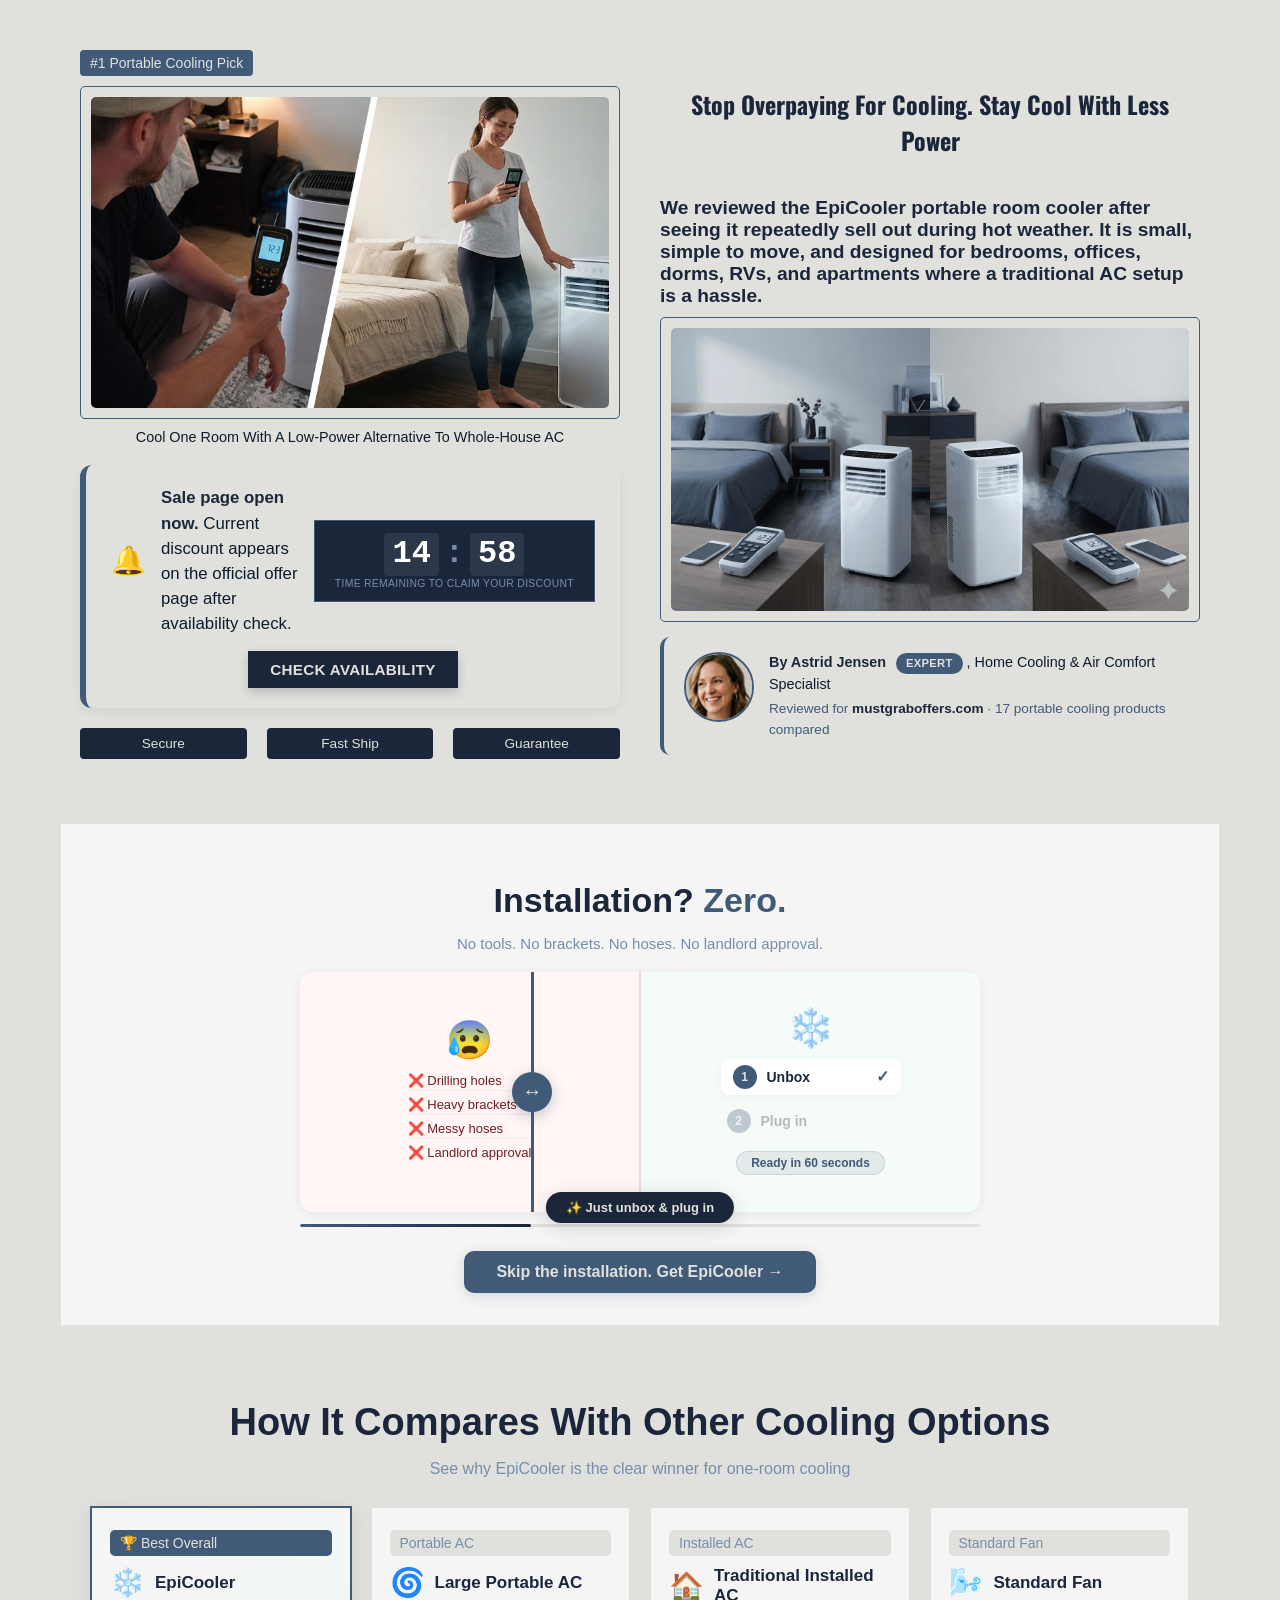
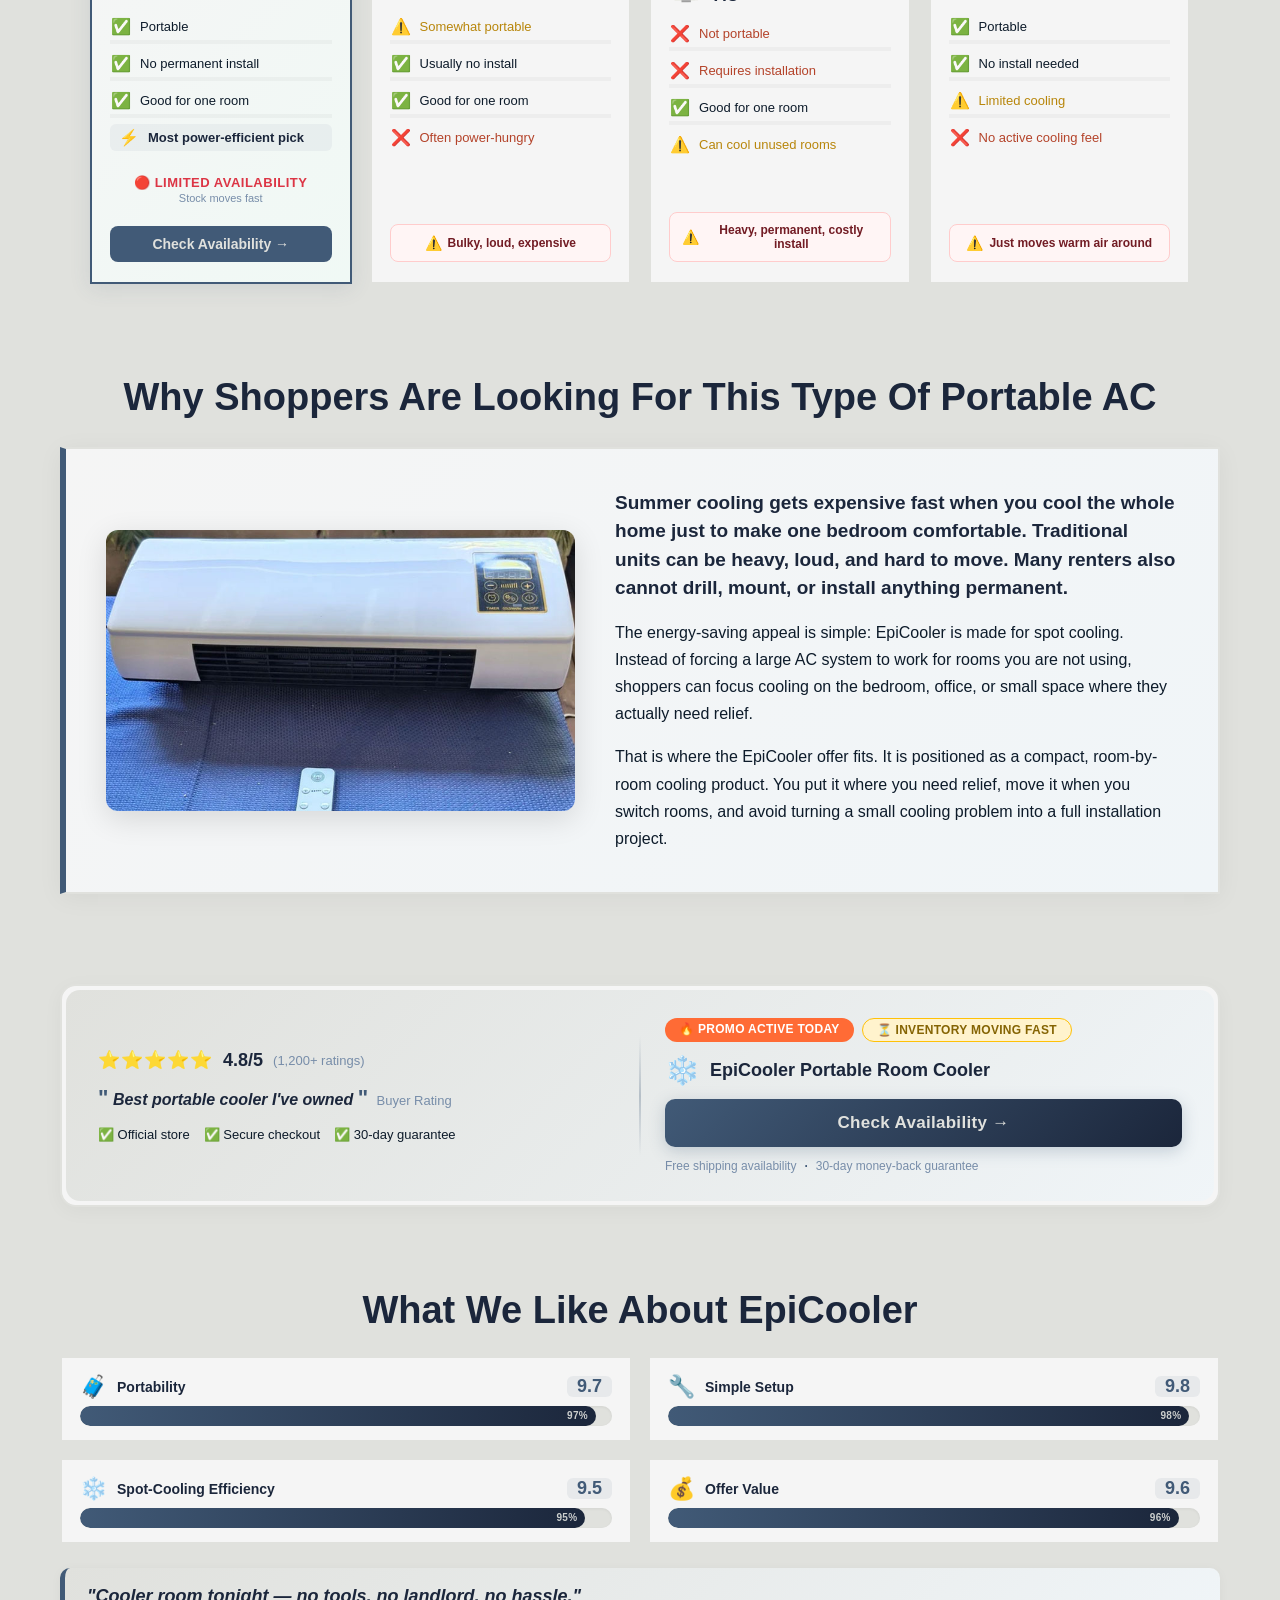
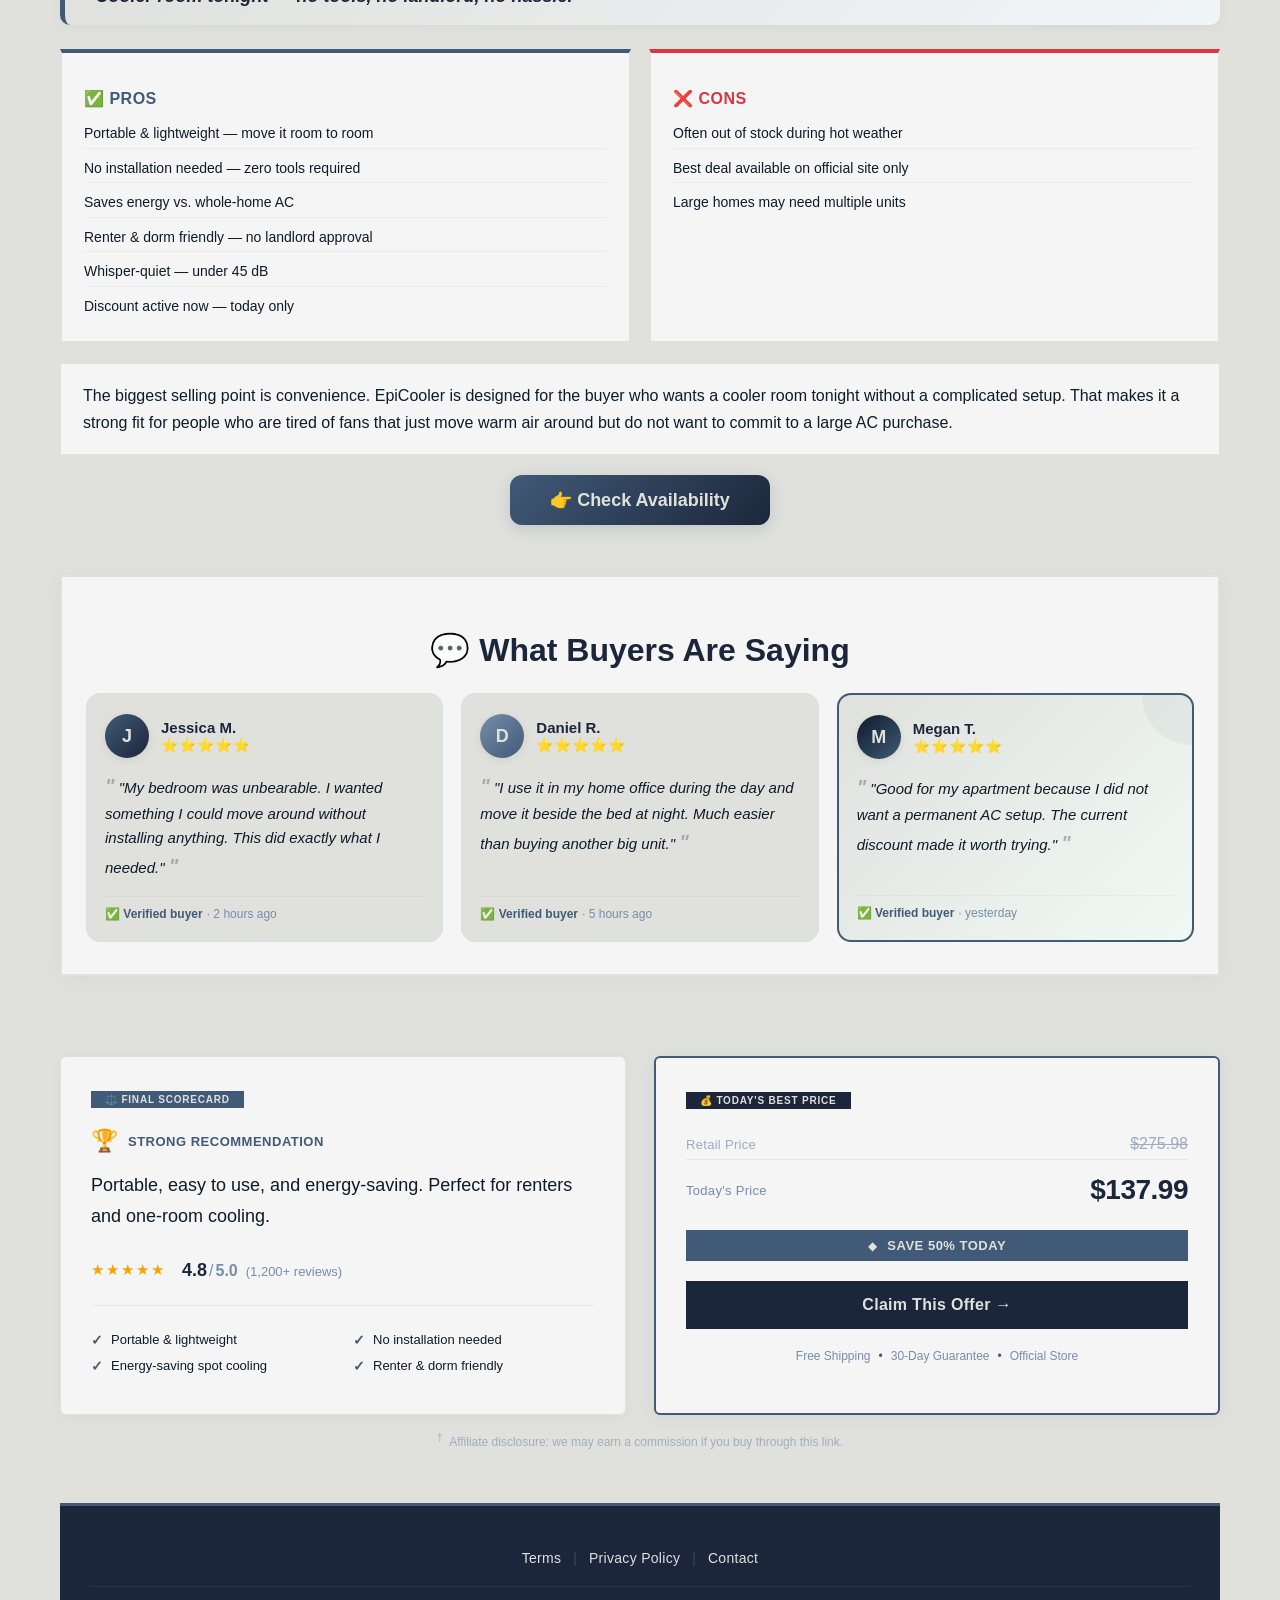
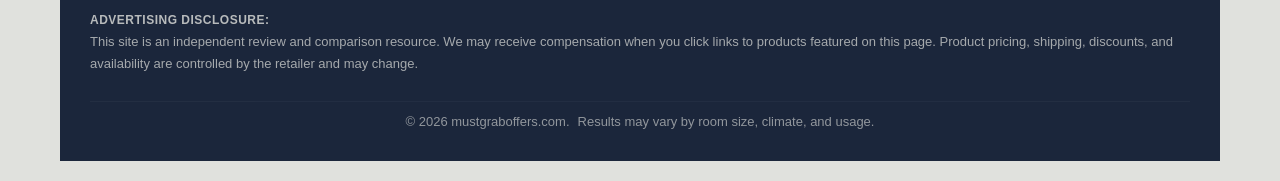
<file: index.html>
<!DOCTYPE html>
<html lang="en">

<head>
  <meta charset="UTF-8" />
  <meta name="viewport" content="width=device-width, initial-scale=1.0" />
  <link rel="preconnect" href="https://fonts.googleapis.com" />
  <link rel="preconnect" href="https://fonts.gstatic.com" crossorigin />
  <link href="https://fonts.googleapis.com/css2?family=Oswald:wght@200..700&display=swap" rel="stylesheet" />
  <link rel="stylesheet" href="style.css" />
  <title>Portable Ac</title>
</head>

<body>
  <div class="pagecontainer">
    <div class="section-container">
      <div class="hero">
        <div class="leftside-holder">
          <div class="badge">#1 Portable Cooling Pick</div>
          <div class="img-container">
            <img src="imgs/hero.jpg" alt="" />
          </div>
          <div class="img-des">
            Cool One Room With A Low-Power Alternative To Whole-House AC
          </div>
          <div class="note">
            <div class="note-left">
              <div class="note-icon">🔔</div>
              <div class="note-text">
                <strong>Sale page open now.</strong>
                Current discount appears on the official offer page after
                availability check.
              </div>
            </div>
            <div class="timer-wrapper">
              <div class="timer-display" id="discountTimer">
                <span id="minutes">15</span>
                <span class="timer-colon">:</span>
                <span id="seconds">00</span>
              </div>
              <div class="timer-label">
                Time remaining to claim your discount
              </div>
            </div>
            <div class="note-right">
              <span class="availability-tag availability-attention">
                <a href="quiz.html">Check Availability</a>
              </span>
            </div>
          </div>
          <div class="features-list">
            <div class="feature-item">Secure</div>
            <div class="feature-item">Fast Ship</div>
            <div class="feature-item">Guarantee</div>
          </div>
        </div>
        <div class="rightside-holder">
          <h1>Stop Overpaying For Cooling. Stay Cool With Less Power</h1>
          <h3>
            We reviewed the EpiCooler portable room cooler after seeing it
            repeatedly sell out during hot weather. It is small, simple to
            move, and designed for bedrooms, offices, dorms, RVs, and
            apartments where a traditional AC setup is a hassle.
          </h3>
          <div class="img-container">
            <img src="imgs/heroai.png" alt="EpiCooler Portable Room Cooler" />
          </div>
          <div class="author-section">
            <div class="author-content">
              <div class="author-image">
                <img src="imgs/author.png" alt="Astrid Jensen" />
              </div>
              <div class="author-text">
                <span class="author-name">By Astrid Jensen</span>
                <span class="author-badge">Expert</span>
                <span>, Home Cooling & Air Comfort Specialist</span>
                <span class="author-review">
                  Reviewed for <strong>mustgraboffers.com</strong> · 17
                  portable cooling products compared
                </span>
              </div>
            </div>
          </div>
        </div>
      </div>
    </div>
    <div class="normalsection">
      <!-- ============================ SWIPE-TO-INSTALL DEMO (MINIMALIST) ============================ -->
      <div class="section-container">
        <div class="swipe-demo-minimal">
          <h2 class="swipe-title-minimal">
            Installation? <span class="highlight">Zero.</span>
          </h2>
          <p class="swipe-subtitle-minimal">
            No tools. No brackets. No hoses. No landlord approval.
          </p>

          <div class="swipe-container-minimal">
            <div class="swipe-track" id="swipeTrack">
              <!-- Stress Side -->
              <div class="swipe-card swipe-stress-minimal">
                <div class="swipe-icon-large">😰</div>
                <div class="swipe-list">
                  <span>❌ Drilling holes</span>
                  <span>❌ Heavy brackets</span>
                  <span>❌ Messy hoses</span>
                  <span>❌ Landlord approval</span>
                </div>
              </div>

              <!-- Divider -->
              <div class="swipe-divider-minimal" id="swipeDividerMinimal">
                <div class="swipe-handle-minimal" id="swipeHandleMinimal">
                  <span>↔</span>
                </div>
              </div>

              <!-- Relief Side -->
              <div class="swipe-card swipe-relief-minimal">
                <div class="swipe-icon-large">❄️</div>
                <div class="swipe-steps-minimal">
                  <div class="step-minimal" id="step1Minimal">
                    <span class="step-num">1</span>
                    <span class="step-label">Unbox</span>
                    <span class="step-check">✓</span>
                  </div>
                  <div class="step-minimal" id="step2Minimal">
                    <span class="step-num">2</span>
                    <span class="step-label">Plug in</span>
                    <span class="step-check">✓</span>
                  </div>
                </div>
                <div class="swipe-tag">Ready in 60 seconds</div>
              </div>
            </div>

            <!-- Progress -->
            <div class="swipe-progress-minimal">
              <div class="swipe-bar-minimal" id="swipeBarMinimal"></div>
            </div>

            <!-- Popup -->
            <div class="swipe-popup-minimal" id="swipePopupMinimal">
              <span id="popupTextMinimal">✨ Just unbox & plug in</span>
            </div>
          </div>

          <div class="swipe-cta-minimal">
            <a href="quiz.html" class="cta-minimal">
              Skip the installation. Get EpiCooler →
            </a>
          </div>
        </div>
      </div>
    </div>
    <div class="normalsection">
      <!-- ============================ SPEC SHEET SHOWDOWN ============================ -->
      <div class="section-container">
        <h2 class="spec-title">How It Compares With Other Cooling Options</h2>
        <p class="spec-subtitle">
          See why EpiCooler is the clear winner for one-room cooling
        </p>

        <div class="spec-grid">
          <!-- EpiCooler Card -->
          <div class="spec-card spec-winner">
            <div class="spec-badge winner-badge">🏆 Best Overall</div>
            <div class="spec-product">
              <span class="spec-icon">❄️</span>
              <span class="spec-name">EpiCooler</span>
            </div>

            <div class="spec-features">
              <div class="spec-feature">
                <span class="spec-check">✅</span>
                <span>Portable</span>
              </div>
              <div class="spec-feature">
                <span class="spec-check">✅</span>
                <span>No permanent install</span>
              </div>
              <div class="spec-feature">
                <span class="spec-check">✅</span>
                <span>Good for one room</span>
              </div>
              <div class="spec-feature spec-highlight">
                <span class="spec-check">⚡</span>
                <span>Most power-efficient pick</span>
              </div>
            </div>

            <div class="spec-downside">
              <span class="spec-urgency">🔴 Limited Availability</span>
              <span class="spec-stock">Stock moves fast</span>
            </div>

            <a href="quiz.html" class="spec-cta">
              Check Availability →
            </a>
          </div>

          <!-- Large Portable AC -->
          <div class="spec-card">
            <div class="spec-badge">Portable AC</div>
            <div class="spec-product">
              <span class="spec-icon">🌀</span>
              <span class="spec-name">Large Portable AC</span>
            </div>

            <div class="spec-features">
              <div class="spec-feature spec-mid">
                <span class="spec-check">⚠️</span>
                <span>Somewhat portable</span>
              </div>
              <div class="spec-feature">
                <span class="spec-check">✅</span>
                <span>Usually no install</span>
              </div>
              <div class="spec-feature">
                <span class="spec-check">✅</span>
                <span>Good for one room</span>
              </div>
              <div class="spec-feature spec-flaw">
                <span class="spec-check">❌</span>
                <span>Often power-hungry</span>
              </div>
            </div>

            <div class="spec-downside spec-flaw-box">
              <span class="spec-flaw-icon">⚠️</span>
              <span>Bulky, loud, expensive</span>
            </div>
          </div>

          <!-- Traditional Installed AC -->
          <div class="spec-card">
            <div class="spec-badge">Installed AC</div>
            <div class="spec-product">
              <span class="spec-icon">🏠</span>
              <span class="spec-name">Traditional Installed AC</span>
            </div>

            <div class="spec-features">
              <div class="spec-feature spec-flaw">
                <span class="spec-check">❌</span>
                <span>Not portable</span>
              </div>
              <div class="spec-feature spec-flaw">
                <span class="spec-check">❌</span>
                <span>Requires installation</span>
              </div>
              <div class="spec-feature">
                <span class="spec-check">✅</span>
                <span>Good for one room</span>
              </div>
              <div class="spec-feature spec-mid">
                <span class="spec-check">⚠️</span>
                <span>Can cool unused rooms</span>
              </div>
            </div>

            <div class="spec-downside spec-flaw-box">
              <span class="spec-flaw-icon">⚠️</span>
              <span>Heavy, permanent, costly install</span>
            </div>
          </div>

          <!-- Standard Fan -->
          <div class="spec-card">
            <div class="spec-badge">Standard Fan</div>
            <div class="spec-product">
              <span class="spec-icon">🌬️</span>
              <span class="spec-name">Standard Fan</span>
            </div>

            <div class="spec-features">
              <div class="spec-feature">
                <span class="spec-check">✅</span>
                <span>Portable</span>
              </div>
              <div class="spec-feature">
                <span class="spec-check">✅</span>
                <span>No install needed</span>
              </div>
              <div class="spec-feature spec-mid">
                <span class="spec-check">⚠️</span>
                <span>Limited cooling</span>
              </div>
              <div class="spec-feature spec-flaw">
                <span class="spec-check">❌</span>
                <span>No active cooling feel</span>
              </div>
            </div>

            <div class="spec-downside spec-flaw-box">
              <span class="spec-flaw-icon">⚠️</span>
              <span>Just moves warm air around</span>
            </div>
          </div>
        </div>
      </div>
    </div>

    <div class="articlecontainer">
      <div class="section-container">
        <h2 class="article-title">Why Shoppers Are Looking For This Type Of Portable AC</h2>
        <div class="article-content">
          <div class="article-image-holder">
            <img class="article-img" src="imgs/EpiCooler.jpg" alt="EpiCooler Portable Room Cooler" />
          </div>
          <div class="article-text">
            <p>
              Summer cooling gets expensive fast when you cool the whole
              home just to make one bedroom comfortable. Traditional units
              can be heavy, loud, and hard to move. Many renters also cannot
              drill, mount, or install anything permanent.
            </p>
            <p>
              The energy-saving appeal is simple: EpiCooler is made for spot
              cooling. Instead of forcing a large AC system to work for
              rooms you are not using, shoppers can focus cooling on the
              bedroom, office, or small space where they actually need
              relief.
            </p>
            <p>
              That is where the EpiCooler offer fits. It is positioned as a
              compact, room-by-room cooling product. You put it where you
              need relief, move it when you switch rooms, and avoid turning
              a small cooling problem into a full installation project.
            </p>
          </div>
        </div>
      </div>
    </div>

    <div class="normalsection">
      <!-- ============================ EPICOOLER CTA BLOCK ============================ -->
      <div class="section-container">
        <div class="cta-block">

          <div class="cta-block-inner">
            <!-- Left Column -->
            <div class="cta-left">
              <div class="cta-rating">
                <span class="cta-stars">⭐⭐⭐⭐⭐</span>
                <span class="cta-score">4.8/5</span>
                <span class="cta-count">(1,200+ ratings)</span>
              </div>

              <div class="cta-review">
                <span class="cta-quote">"</span>
                Best portable cooler I've owned
                <span class="cta-quote">"</span>
                <span class="cta-author">Buyer Rating</span>
              </div>

              <div class="cta-features">
                <span class="cta-feature">✅ Official store</span>
                <span class="cta-feature">✅ Secure checkout</span>
                <span class="cta-feature">✅ 30-day guarantee</span>
              </div>
            </div>

            <!-- Divider -->
            <div class="cta-divider"></div>

            <!-- Right Column -->
            <div class="cta-right">
              <div class="cta-badges">
                <span class="cta-badge hot">🔥 Promo active today</span>
                <span class="cta-badge stock">⏳ Inventory moving fast</span>
              </div>

              <div class="cta-product">
                <span class="cta-product-icon">❄️</span>
                <span class="cta-product-name">EpiCooler Portable Room Cooler</span>
              </div>

              <a href="quiz.html" class="cta-button">
                Check Availability →
              </a>

              <div class="cta-footer">
                <span>Free shipping availability</span>
                <span class="cta-dot">·</span>
                <span>30-day money-back guarantee</span>
              </div>
            </div>
          </div>
        </div>
      </div>
    </div>

    <div class="normalsection">
      <!-- ============================ WHAT WE LIKE ABOUT EPICOOLER ============================ -->
      <div class="section-container">
        <h2 class="like-title">What We Like About EpiCooler</h2>

        <!-- Ratings with Bars - 2 Column Grid -->
        <div class="like-ratings-grid">
          <div class="like-rating-bar">
            <div class="like-rating-bar-header">
              <span class="like-rating-bar-icon">🧳</span>
              <span class="like-rating-bar-label">Portability</span>
              <span class="like-rating-bar-score">9.7</span>
            </div>
            <div class="like-bar-track">
              <div class="like-bar-fill" style="width: 97%">
                <span class="like-bar-value">97%</span>
              </div>
            </div>
          </div>

          <div class="like-rating-bar">
            <div class="like-rating-bar-header">
              <span class="like-rating-bar-icon">🔧</span>
              <span class="like-rating-bar-label">Simple Setup</span>
              <span class="like-rating-bar-score">9.8</span>
            </div>
            <div class="like-bar-track">
              <div class="like-bar-fill" style="width: 98%">
                <span class="like-bar-value">98%</span>
              </div>
            </div>
          </div>

          <div class="like-rating-bar">
            <div class="like-rating-bar-header">
              <span class="like-rating-bar-icon">❄️</span>
              <span class="like-rating-bar-label">Spot-Cooling Efficiency</span>
              <span class="like-rating-bar-score">9.5</span>
            </div>
            <div class="like-bar-track">
              <div class="like-bar-fill" style="width: 95%">
                <span class="like-bar-value">95%</span>
              </div>
            </div>
          </div>

          <div class="like-rating-bar">
            <div class="like-rating-bar-header">
              <span class="like-rating-bar-icon">💰</span>
              <span class="like-rating-bar-label">Offer Value</span>
              <span class="like-rating-bar-score">9.6</span>
            </div>
            <div class="like-bar-track">
              <div class="like-bar-fill" style="width: 96%">
                <span class="like-bar-value">96%</span>
              </div>
            </div>
          </div>
        </div>

        <!-- Testimonial -->
        <div class="like-testimonial">
          <span class="like-testimonial-text">
            "Cooler room tonight — no tools, no landlord, no hassle."
          </span>
        </div>

        <!-- Pros & Cons -->
        <div class="like-proscons">
          <!-- Pros -->
          <div class="like-pros">
            <h3 class="like-pros-title">✅ PROS</h3>
            <ul class="like-list">
              <li>Portable & lightweight — move it room to room</li>
              <li>No installation needed — zero tools required</li>
              <li>Saves energy vs. whole-home AC</li>
              <li>Renter & dorm friendly — no landlord approval</li>
              <li>Whisper-quiet — under 45 dB</li>
              <li>Discount active now — today only</li>
            </ul>
          </div>

          <!-- Cons -->
          <div class="like-cons">
            <h3 class="like-cons-title">❌ CONS</h3>
            <ul class="like-list">
              <li>Often out of stock during hot weather</li>
              <li>Best deal available on official site only</li>
              <li>Large homes may need multiple units</li>
            </ul>
          </div>
        </div>

        <!-- Description -->
        <p class="like-description">
          The biggest selling point is convenience. EpiCooler is designed for
          the buyer who wants a cooler room tonight without a complicated
          setup. That makes it a strong fit for people who are tired of fans
          that just move warm air around but do not want to commit to a large
          AC purchase.
        </p>

        <!-- CTA -->
        <div class="like-cta">
          <a href="quiz.html" class="like-cta-button">
            👉 Check Availability
          </a>
        </div>
      </div>
    </div>
    <div class="normalsection">
      <!-- ============================ BUYER COMMENTS ============================ -->
      <div class="section-container">
        <div class="comments-wrapper">
          <h2 class="comments-title">💬 What Buyers Are Saying</h2>

          <div class="comments-grid">
            <!-- Comment 1 -->
            <div class="comment-card">
              <div class="comment-header">
                <div class="comment-avatar" style="
                      background: linear-gradient(135deg, #415a77, #1b263b);
                    ">
                  <span>J</span>
                </div>
                <div class="comment-meta">
                  <div class="comment-name">Jessica M.</div>
                  <div class="comment-stars">⭐⭐⭐⭐⭐</div>
                </div>
              </div>
              <p class="comment-text">
                "My bedroom was unbearable. I wanted something I could move
                around without installing anything. This did exactly what I
                needed."
              </p>
              <div class="comment-footer">
                <span class="comment-verified">✅ Verified buyer</span>
                <span class="comment-time">· 2 hours ago</span>
              </div>
            </div>

            <!-- Comment 2 -->
            <div class="comment-card">
              <div class="comment-header">
                <div class="comment-avatar" style="
                      background: linear-gradient(135deg, #778da9, #415a77);
                    ">
                  <span>D</span>
                </div>
                <div class="comment-meta">
                  <div class="comment-name">Daniel R.</div>
                  <div class="comment-stars">⭐⭐⭐⭐⭐</div>
                </div>
              </div>
              <p class="comment-text">
                "I use it in my home office during the day and move it beside
                the bed at night. Much easier than buying another big unit."
              </p>
              <div class="comment-footer">
                <span class="comment-verified">✅ Verified buyer</span>
                <span class="comment-time">· 5 hours ago</span>
              </div>
            </div>

            <!-- Comment 3 -->
            <div class="comment-card comment-featured">
              <div class="comment-header">
                <div class="comment-avatar" style="
                      background: linear-gradient(135deg, #0d1b2a, #415a77);
                    ">
                  <span>M</span>
                </div>
                <div class="comment-meta">
                  <div class="comment-name">Megan T.</div>
                  <div class="comment-stars">⭐⭐⭐⭐⭐</div>
                </div>
              </div>
              <p class="comment-text">
                "Good for my apartment because I did not want a permanent AC
                setup. The current discount made it worth trying."
              </p>
              <div class="comment-footer">
                <span class="comment-verified">✅ Verified buyer</span>
                <span class="comment-time">· yesterday</span>
              </div>
            </div>
          </div>
        </div>
      </div>
    </div>
    <div class="normalsection">
      <!-- ============================ FINAL VERDICT & OFFER ============================ -->
      <div class="section-container">
        <div class="verdict-wrapper">
          <!-- Left: Verdict -->
          <div class="verdict-card">
            <div class="verdict-badge">⚖️ FINAL SCORECARD</div>

            <div class="verdict-content">
              <div class="verdict-stamp">
                <span class="verdict-icon">🏆</span>
                <span class="verdict-label">STRONG RECOMMENDATION</span>
              </div>

              <p class="verdict-text">
                Portable, easy to use, and energy-saving. Perfect for renters and one-room cooling.
              </p>

              <div class="verdict-rating">
                <div class="verdict-stars">★★★★★</div>
                <div class="verdict-meta">
                  <span class="verdict-score">4.8</span>
                  <span class="verdict-slash">/</span>
                  <span class="verdict-max">5.0</span>
                  <span class="verdict-count">(1,200+ reviews)</span>
                </div>
              </div>

              <hr class="verdict-divider">

              <div class="verdict-features">
                <div class="verdict-feature">
                  <span class="vf-icon">✓</span>
                  <span class="vf-text">Portable & lightweight</span>
                </div>
                <div class="verdict-feature">
                  <span class="vf-icon">✓</span>
                  <span class="vf-text">No installation needed</span>
                </div>
                <div class="verdict-feature">
                  <span class="vf-icon">✓</span>
                  <span class="vf-text">Energy-saving spot cooling</span>
                </div>
                <div class="verdict-feature">
                  <span class="vf-icon">✓</span>
                  <span class="vf-text">Renter & dorm friendly</span>
                </div>
              </div>
            </div>
          </div>

          <!-- Right: Offer -->
          <div class="offer-card">
            <div class="offer-badge">💰 TODAY'S BEST PRICE</div>

            <div class="offer-content">
              <div class="offer-pricing">
                <div class="offer-price-row">
                  <span class="offer-label">Retail Price</span>
                  <span class="offer-amount was">$275.98</span>
                </div>
                <div class="offer-price-row highlight">
                  <span class="offer-label">Today's Price</span>
                  <span class="offer-amount now">$137.99</span>
                </div>
              </div>

              <div class="offer-save">
                <span class="offer-save-icon">◆</span>
                <span class="offer-save-text">Save 50% Today</span>
              </div>

              <a href="quiz.html" class="offer-cta">
                Claim This Offer →
              </a>

              <div class="offer-guarantees">
                <span class="offer-guarantee">Free Shipping</span>
                <span class="offer-guarantee-dot">•</span>
                <span class="offer-guarantee">30-Day Guarantee</span>
                <span class="offer-guarantee-dot">•</span>
                <span class="offer-guarantee">Official Store</span>
              </div>
            </div>
          </div>
        </div>

        <!-- Disclosure -->
        <div class="verdict-disclosure">
          <span class="disclosure-icon">†</span>
          Affiliate disclosure: we may earn a commission if you buy through this link.
        </div>
      </div>
    </div>
    <!-- ============================ FOOTER ============================ -->
    <footer class="site-footer">
      <div class="footer-container">
        <div class="footer-links">
          <a href="#" class="footer-link">Terms</a>
          <span class="footer-divider">|</span>
          <a href="#" class="footer-link">Privacy Policy</a>
          <span class="footer-divider">|</span>
          <a href="#" class="footer-link">Contact</a>
        </div>

        <div class="footer-disclosure">
          <span class="disclosure-label">Advertising Disclosure:</span>
          <span class="disclosure-text">This site is an independent review and comparison resource. We may receive
            compensation when you click links to products featured on this page. Product pricing, shipping, discounts,
            and availability are controlled by the retailer and may change.</span>
        </div>

        <div class="footer-copyright">
          <span class="copyright-text">© 2026 mustgraboffers.com.</span>
          <span class="copyright-note">Results may vary by room size, climate, and usage.</span>
        </div>
      </div>
    </footer>
  </div>
  <script src="main.js"></script>
</body>

</html>
</file>
<file: style.css>
:root {
  --primary-color: #e0e1dd;
  --secondary-color: #415a77;
  --light-color: #778da9;
  --font-color: #0d1b2a;
  --dark-color: #1b263b;
  --background-color: #f5f5f5;
}

body {
  font-family: Arial, sans-serif;
  margin: 0;
  padding: 0;
  background: linear-gradient(135deg, #e0e1dd 0%, var(--primary-color) 100%);
}
* {
  box-sizing: border-box;
}
a {
  text-decoration: none;
  color: inherit;
}

h1 {
  background-color: var(--primary-color);
  font-family: "Oswald", sans-serif;
  padding: 20px;
  text-align: center;
  font-size: 1.5rem;
  font-weight: bold;
  color: var(--dark-color);
}

h3 {
  color: var(--dark-color);
  font-size: 1.2rem;
  margin-bottom: 10px;
}

.pagecontainer {
  min-height: 100vh;
  max-width: 1200px;
  margin: 0 auto;
  padding: 20px;
}

.section-container {
  padding: 10px 0;
}
.img-container {
  display: flex;
  flex-direction: column;
  align-items: center;
  width: 100%;
  padding: 10px;
  border: 1px solid var(--secondary-color);
  border-radius: 5px;
}
.img-container img {
  max-width: 100%;
  height: auto;
  display: block;
  border-radius: 5px;
}
.img-des {
  font-size: 0.9rem;
  color: var(--font-color);
  margin-top: 10px;
  text-align: center;
}
/* Note Styles */
.note {
  background: var(--primary-color);
  border-radius: 12px;
  padding: 20px 25px;
  display: flex;
  align-items: center;
  justify-content: space-between;
  flex-wrap: wrap;
  gap: 15px;
  border-left: 6px solid var(--secondary-color);
  box-shadow: 0 4px 12px rgba(0, 0, 0, 0.06);
  margin: 20px 0;
  display: flex;
  justify-content: center;
  overflow: visible;
}

.note-left {
  display: flex;
  align-items: center;
  gap: 15px;
  flex: 1;
}

.note-icon {
  font-size: 28px;
  line-height: 1;
  flex-shrink: 0;
}

.note-text {
  color: var(--font-color);
  font-size: 1.05rem;
  line-height: 1.5;
}

.note-text strong {
  color: var(--dark-color);
}

.note-right {
  display: flex;
  align-items: center;
  gap: 12px;
  flex-shrink: 0;
  overflow: visible;
  position: relative;
  z-index: 2;
}

.discount-badge {
  background: var(--secondary-color);
  color: white;
  padding: 6px 18px;
  border-radius: 30px;
  font-weight: 700;
  font-size: 0.8rem;
  letter-spacing: 0.5px;
}

.availability-tag {
  display: inline-block;
  position: relative;
  z-index: 1;
  background: var(--dark-color);
  color: var(--primary-color);
  padding: 10px 22px;
  font-size: 0.95rem;
  font-weight: 700;
  text-transform: uppercase;
  letter-spacing: 0.3px;
  box-shadow: 0 4px 10px rgba(27, 38, 59, 0.2);
}

.availability-tag a {
  display: inline-block;
}

.availability-tag.availability-attention {
  animation: availability-attention-glow 2.5s ease-in-out 4;
  animation-fill-mode: forwards;
}

.availability-tag.availability-attention::before {
  content: "";
  position: absolute;
  inset: -3px;
  border-radius: 33px;
  z-index: -1;
  pointer-events: none;
  animation: availability-halo 2.5s ease-in-out 4;
  animation-fill-mode: forwards;
}

@keyframes availability-halo {
  0%,
  100% {
    box-shadow: 0 0 0 0 rgba(119, 141, 169, 0);
    opacity: 0;
  }
  50% {
    box-shadow:
      0 0 12px 4px rgba(119, 141, 169, 0.45),
      0 0 20px 7px rgba(65, 90, 119, 0.2);
    opacity: 1;
  }
}

@keyframes availability-attention-glow {
  0%,
  100% {
    box-shadow: 0 4px 10px rgba(27, 38, 59, 0.2);
  }
  50% {
    box-shadow:
      0 0 10px 3px rgba(119, 141, 169, 0.5),
      0 0 16px 5px rgba(65, 90, 119, 0.22),
      0 4px 10px rgba(27, 38, 59, 0.2);
  }
}

.features-list {
  display: flex;
  flex-wrap: nowrap;
  gap: clamp(6px, 2vw, 20px);
  margin-top: 15px;
  justify-content: center;
  width: 100%;
}
.feature-item {
  flex: 1 1 0;
  min-width: 0;
  text-align: center;
  white-space: nowrap;
  background: var(--dark-color);
  color: var(--primary-color);
  padding: clamp(6px, 1.5vw, 8px) clamp(8px, 2.5vw, 16px);
  border-radius: 4px;
  font-size: clamp(0.68rem, 2.6vw, 0.85rem);
  font-weight: 500;
}

/* Timer Styles */
.timer-wrapper {
  background: var(--dark-color);
  padding: 12px 20px;
  min-width: 140px;
  text-align: center;
  border: 1px solid var(--secondary-color);
}

.timer-header {
  display: flex;
  align-items: center;
  justify-content: center;
  gap: 8px;
  color: var(--primary-color);
  font-size: 0.75rem;
  text-transform: uppercase;
  letter-spacing: 0.5px;
  margin-bottom: 4px;
}

.timer-header i {
  color: var(--light-color);
}

.timer-display {
  display: flex;
  align-items: center;
  justify-content: center;
  gap: 4px;
  font-size: 2rem;
  font-weight: 700;
  color: white;
  font-family: "Courier New", monospace;
  line-height: 1.2;
}

.timer-display span {
  background: rgba(255, 255, 255, 0.08);
  padding: 2px 8px;
  border-radius: 4px;
  min-width: 40px;
}

.timer-colon {
  background: transparent !important;
  padding: 2px 2px !important;
  min-width: auto !important;
  color: var(--light-color);
}

.timer-label {
  color: var(--light-color);
  font-size: 0.65rem;
  margin-top: 2px;
  letter-spacing: 0.3px;
  text-transform: uppercase;
}

/* Timer responsive */
@media (max-width: 600px) {
  .timer-wrapper {
    padding: 10px 15px;
    min-width: 120px;
  }

  .timer-display {
    font-size: 1.6rem;
  }

  .timer-display span {
    min-width: 30px;
    padding: 2px 6px;
  }

  .timer-header {
    font-size: 0.65rem;
  }

  .timer-label {
    font-size: 0.55rem;
  }
}

@media (max-width: 480px) {
  .timer-display {
    font-size: 1.3rem;
  }

  .timer-display span {
    min-width: 25px;
    padding: 1px 4px;
  }
}

/* Responsive */
@media (max-width: 600px) {
  .note {
    flex-direction: column;
    align-items: center;
    padding: 18px;
  }

  .note-text {
    font-size: 0.95rem;
  }

  .note-icon {
    font-size: 22px;
  }
}
/* Author Styles */
.author-section {
  background: var(--primary-color);
  border-radius: 10px;
  padding: 15px 20px;
  margin-top: 15px;
  border-left: 4px solid var(--secondary-color);
}

.author-content {
  display: flex;
  align-items: flex-start;
  gap: 15px;
}

.author-image {
  flex-shrink: 0;
  width: 70px;
  height: 70px;
  border-radius: 50%;
  overflow: hidden;
  border: 2px solid var(--secondary-color);
  background: white;
}

.author-image img {
  width: 100%;
  height: 100%;
  object-fit: cover;
  display: block;
}

.author-text {
  color: var(--font-color);
  font-size: 0.9rem;
  line-height: 1.5;
  flex: 1;
}

.author-name {
  font-weight: 700;
  color: var(--dark-color);
}

.author-review {
  display: block;
  margin-top: 4px;
  font-size: 0.85rem;
  color: var(--secondary-color);
}

.author-review strong {
  color: var(--dark-color);
  font-weight: 600;
}

.author-badge {
  display: inline-block;
  background: var(--secondary-color);
  color: var(--primary-color);
  padding: 2px 10px;
  border-radius: 12px;
  font-size: 0.7rem;
  font-weight: 600;
  text-transform: uppercase;
  letter-spacing: 0.3px;
  margin-left: 6px;
}

/* Author responsive */
@media (max-width: 600px) {
  .author-section {
    padding: 12px 15px;
  }

  .author-text {
    font-size: 0.82rem;
  }

  .author-review {
    font-size: 0.78rem;
  }

  .author-image {
    width: 55px;
    height: 55px;
  }
}
/* hero Styles */
.hero {
  display: grid;
  grid-template-columns: 1fr 1fr;
}
.leftside-holder {
  padding: 20px;
}
.rightside-holder {
  padding: 20px;
}

.badge {
  display: inline-block;
  padding: 5px 10px;
  background-color: var(--secondary-color);
  color: var(--primary-color);
  border-radius: 4px;
  font-size: 14px;
  margin-bottom: 10px;
}
@media (max-width: 768px) {
  .hero {
    grid-template-columns: 1fr;
  }
  .rightside-holder,
  .leftside-holder {
    grid-column: 1;
  }
}

/* ============================ SWIPE-TO-INSTALL (MINIMALIST) ============================ */
.swipe-demo-minimal {
  background: var(--background-color);
  padding: 28px 24px 32px;
  margin: 24px 0;
  border: 1px solid var(--primary-color);
}

.swipe-title-minimal {
  text-align: center;
  font-size: clamp(26px, 3vw, 34px);
  font-weight: 800;
  color: var(--dark-color);
  margin-bottom: 4px;
}

.swipe-title-minimal .highlight {
  color: var(--secondary-color);
}

.swipe-subtitle-minimal {
  text-align: center;
  color: var(--light-color);
  font-size: 15px;
  margin-bottom: 20px;
}

.swipe-container-minimal {
  position: relative;
  max-width: 680px;
  margin: 0 auto;
  user-select: none;
  -webkit-user-select: none;
  touch-action: none;
}

.swipe-track {
  display: flex;
  position: relative;
  height: 240px;
  border-radius: 12px;
  overflow: hidden;
  background: var(--primary-color);
  box-shadow: 0 2px 12px rgba(0, 0, 0, 0.06);
}

/* Cards */
.swipe-card {
  flex: 1;
  padding: 24px 20px;
  display: flex;
  flex-direction: column;
  justify-content: center;
  align-items: center;
  gap: 12px;
  min-width: 0;
}

.swipe-stress-minimal {
  background: #fff6f5;
  border-right: 2px solid #f0d8d8;
}

.swipe-relief-minimal {
  background: #f5fbf8;
}

.swipe-icon-large {
  font-size: 38px;
  line-height: 1;
}

.swipe-list {
  display: flex;
  flex-direction: column;
  gap: 4px;
  font-size: 13px;
  color: #721c24;
  font-weight: 500;
}

.swipe-list span {
  padding: 2px 0;
  border-bottom: 1px solid rgba(220, 53, 69, 0.08);
}

.swipe-list span:last-child {
  border-bottom: none;
}

/* Steps */
.swipe-steps-minimal {
  display: flex;
  flex-direction: column;
  gap: 8px;
  width: 100%;
  max-width: 180px;
}

.step-minimal {
  display: flex;
  align-items: center;
  gap: 10px;
  padding: 6px 12px;
  background: rgba(255, 255, 255, 0.5);
  border-radius: 8px;
  opacity: 0.3;
  transform: translateX(-6px);
  transition: all 0.5s ease;
}

.step-minimal.active {
  opacity: 1;
  transform: translateX(0);
  background: rgba(255, 255, 255, 0.9);
  box-shadow: 0 2px 8px rgba(0, 0, 0, 0.04);
}

.step-minimal .step-num {
  display: inline-flex;
  align-items: center;
  justify-content: center;
  width: 24px;
  height: 24px;
  border-radius: 50%;
  background: var(--secondary-color);
  color: var(--primary-color);
  font-weight: 700;
  font-size: 12px;
  flex-shrink: 0;
}

.step-minimal .step-label {
  font-weight: 600;
  color: var(--dark-color);
  font-size: 14px;
  flex: 1;
}

.step-minimal .step-check {
  color: var(--secondary-color);
  font-weight: 700;
  font-size: 16px;
  opacity: 0;
  transition: opacity 0.4s ease;
}

.step-minimal.active .step-check {
  opacity: 1;
}

.swipe-tag {
  font-size: 12px;
  font-weight: 600;
  color: var(--secondary-color);
  background: rgba(65, 90, 119, 0.1);
  padding: 4px 14px;
  border-radius: 20px;
  border: 1px solid rgba(65, 90, 119, 0.15);
}

/* Divider */
.swipe-divider-minimal {
  position: absolute;
  top: 0;
  left: 50%;
  width: 3px;
  height: 100%;
  background: var(--secondary-color);
  z-index: 5;
  cursor: ew-resize;
  transition: left 0.1s ease;
  touch-action: none;
}

.swipe-handle-minimal {
  position: absolute;
  top: 50%;
  left: 50%;
  transform: translate(-50%, -50%);
  background: var(--secondary-color);
  color: var(--primary-color);
  width: 40px;
  height: 40px;
  border-radius: 50%;
  display: flex;
  align-items: center;
  justify-content: center;
  font-size: 20px;
  font-weight: 700;
  box-shadow: 0 4px 14px rgba(65, 90, 119, 0.3);
  cursor: ew-resize;
  touch-action: none;
  transition: transform 0.2s ease;
}

.swipe-handle-minimal:hover {
  transform: translate(-50%, -50%) scale(1.08);
}

/* Progress */
.swipe-progress-minimal {
  height: 3px;
  background: var(--primary-color);
  border-radius: 2px;
  margin-top: 12px;
  overflow: hidden;
}

.swipe-bar-minimal {
  height: 100%;
  width: 0%;
  background: linear-gradient(90deg, var(--secondary-color), var(--dark-color));
  border-radius: 2px;
  transition: width 0.3s ease;
}

/* Popup */
.swipe-popup-minimal {
  position: absolute;
  bottom: -8px;
  left: 50%;
  transform: translateX(-50%);
  background: var(--dark-color);
  color: var(--primary-color);
  padding: 8px 20px;
  border-radius: 30px;
  font-size: 13px;
  font-weight: 600;
  box-shadow: 0 4px 20px rgba(0, 0, 0, 0.15);
  opacity: 0;
  transition: all 0.5s ease;
  pointer-events: none;
  white-space: nowrap;
}

.swipe-popup-minimal.show {
  opacity: 1;
  bottom: 4px;
}

/* CTA */
.swipe-cta-minimal {
  text-align: center;
  margin-top: 24px;
}

.cta-minimal {
  display: inline-block;
  padding: 12px 32px;
  background: var(--secondary-color);
  color: var(--primary-color);
  border-radius: 10px;
  font-weight: 700;
  font-size: 16px;
  text-decoration: none;
  transition: all 0.3s ease;
  box-shadow: 0 3px 14px rgba(65, 90, 119, 0.2);
}

.cta-minimal:hover {
  transform: translateY(-2px);
  box-shadow: 0 6px 24px rgba(65, 90, 119, 0.3);
  background: var(--dark-color);
}

/* Responsive */
@media (max-width: 600px) {
  .swipe-demo-minimal {
    padding: 20px 16px 24px;
  }

  .swipe-track {
    height: 200px;
  }

  .swipe-card {
    padding: 16px 14px;
    gap: 8px;
  }

  .swipe-icon-large {
    font-size: 30px;
  }

  .swipe-list {
    font-size: 11px;
  }

  .swipe-steps-minimal {
    max-width: 140px;
    gap: 6px;
  }

  .step-minimal {
    padding: 4px 10px;
    gap: 8px;
  }

  .step-minimal .step-num {
    width: 20px;
    height: 20px;
    font-size: 10px;
  }

  .step-minimal .step-label {
    font-size: 12px;
  }

  .swipe-handle-minimal {
    width: 34px;
    height: 34px;
    font-size: 16px;
  }

  .swipe-popup-minimal {
    font-size: 11px;
    padding: 6px 16px;
  }

  .cta-minimal {
    padding: 10px 24px;
    font-size: 14px;
  }
}

@media (max-width: 400px) {
  .swipe-track {
    height: 180px;
  }

  .swipe-list {
    font-size: 10px;
  }

  .swipe-list span {
    padding: 1px 0;
  }

  .swipe-steps-minimal {
    max-width: 120px;
    gap: 4px;
  }

  .step-minimal .step-label {
    font-size: 11px;
  }

  .swipe-icon-large {
    font-size: 26px;
  }

  .swipe-tag {
    font-size: 10px;
    padding: 2px 10px;
  }
}

/* ============================ SPEC SHEET SHOWDOWN ============================ */
.spec-title {
  text-align: center;
  font-size: clamp(28px, 3.5vw, 38px);
  font-weight: 800;
  color: var(--dark-color);
  margin-bottom: 4px;
}

.spec-subtitle {
  text-align: center;
  color: var(--light-color);
  font-size: 16px;
  margin-bottom: 28px;
}

.spec-grid {
  display: grid;
  grid-template-columns: repeat(4, 1fr);
  gap: 18px;
  max-width: 1100px;
  margin: 0 auto;
}

/* Card */
.spec-card {
  background: var(--background-color);
  border: 2px solid var(--primary-color);
  padding: 22px 18px 20px;
  display: flex;
  flex-direction: column;
  transition: all 0.3s ease;
  position: relative;
}

.spec-card:hover {
  box-shadow: 0 8px 28px rgba(0, 0, 0, 0.08);
}

/* Winner Card */
.spec-winner {
  border-color: var(--secondary-color);
  background: linear-gradient(135deg, var(--background-color), #f0f9f5);
  box-shadow: 0 4px 20px rgba(65, 90, 119, 0.12);
}

.spec-winner:hover {
  box-shadow: 0 8px 32px rgba(65, 90, 119, 0.2);
}

/* Badges */
.spec-badge {
  display: inline-block;
  padding: 5px 10px;
  background: var(--primary-color);
  color: var(--light-color);
  border-radius: 5px;
  font-size: 14px;
  margin-bottom: 10px;
}

.winner-badge {
  background: var(--secondary-color);
  color: var(--primary-color);
}

/* Product */
.spec-product {
  display: flex;
  align-items: center;
  gap: 10px;
  margin-bottom: 14px;
}

.spec-icon {
  font-size: 28px;
}

.spec-name {
  font-weight: 700;
  font-size: 17px;
  color: var(--dark-color);
}

/* Features */
.spec-features {
  display: flex;
  flex-direction: column;
  gap: 6px;
  flex: 1;
  margin-bottom: 14px;
}

.spec-feature {
  display: flex;
  align-items: center;
  gap: 8px;
  font-size: 13px;
  color: var(--font-color);
  padding: 4px 0;
  border-bottom: 4px solid rgba(0, 0, 0, 0.03);
}

.spec-feature:last-child {
  border-bottom: none;
}

.spec-check {
  font-size: 16px;
  flex-shrink: 0;
  width: 22px;
  text-align: center;
}

.spec-highlight {
  background: rgba(65, 90, 119, 0.06);
  padding: 4px 8px;
  border-radius: 6px;
  border-bottom: none;
  font-weight: 600;
  color: var(--dark-color);
}

.spec-mid {
  color: #b8860b;
}

.spec-flaw {
  color: #b4432a;
}

/* Downside */
.spec-downside {
  margin-top: auto;
  padding: 10px 12px;
  border-radius: 8px;
  font-size: 12px;
  font-weight: 600;
  text-align: center;
}

/* Winner downside - urgency badge */
.spec-urgency {
  display: block;
  color: #dc3545;
  font-weight: 800;
  font-size: 13px;
  text-transform: uppercase;
  letter-spacing: 0.5px;
  animation: pulseUrgency 1.5s ease-in-out infinite;
}

@keyframes pulseUrgency {
  0%,
  100% {
    opacity: 1;
  }
  50% {
    opacity: 0.5;
  }
}

.spec-stock {
  display: block;
  color: var(--light-color);
  font-weight: 400;
  font-size: 11px;
  margin-top: 2px;
}

/* Flaw downside */
.spec-flaw-box {
  background: #fff5f5;
  border: 1px solid #fcc;
  color: #721c24;
  display: flex;
  align-items: center;
  justify-content: center;
  gap: 6px;
}

.spec-flaw-icon {
  font-size: 14px;
}

/* CTA */
.spec-cta {
  display: block;
  text-align: center;
  padding: 10px;
  margin-top: 12px;
  background: var(--secondary-color);
  color: var(--primary-color);
  border-radius: 8px;
  font-weight: 700;
  font-size: 14px;
  text-decoration: none;
  transition: all 0.3s ease;
}

.spec-cta:hover {
  background: var(--dark-color);
  transform: translateY(-2px);
}

/* Non-winner cards - no CTA or grayed out */
.spec-card:not(.spec-winner) .spec-cta {
  display: none;
}

/* Responsive */
@media (max-width: 1024px) {
  .spec-grid {
    grid-template-columns: repeat(2, 1fr);
    gap: 16px;
  }

  .spec-card {
    text-align: center;
    align-items: center;
    justify-content: center;
  }

  .spec-product {
    justify-content: center;
  }

  .spec-features {
    align-items: center;
  }

  .spec-feature {
    justify-content: center;
    text-align: center;
  }

  .spec-downside {
    text-align: center;
    width: 100%;
  }

  .spec-cta {
    text-align: center;
    width: 100%;
  }
}

@media (max-width: 600px) {
  .spec-grid {
    grid-template-columns: 1fr;
    max-width: 400px;
    gap: 14px;
  }

  .spec-card {
    padding: 18px 16px;
    text-align: center;
    align-items: center;
    justify-content: center;
  }

  .spec-name {
    font-size: 15px;
  }

  .spec-features {
    align-items: center;
  }
  .spec-feature {
    font-size: 12px;
justify-content: center;
    text-align: center;
  }

  .spec-title {
    font-size: 24px;
  }

  .spec-subtitle {
    font-size: 14px;
  }
  .spec-downside {
    text-align: center;
    width: 100%;
  }

}

@media (max-width: 400px) {
  .spec-card {
    padding: 14px 12px;
  }

  .spec-feature {
    font-size: 11px;
    gap: 6px;
  }

  .spec-check {
    font-size: 14px;
    width: 18px;
  }

  .spec-cta {
    font-size: 13px;
    padding: 8px;
  }
}

/* ============================ CTA BLOCK ============================ */
.cta-block {
  background: var(--background-color);
  border-radius: 16px;
  border: 2px solid var(--primary-color);
  padding: 4px;
  margin: 30px 0;
  box-shadow: 0 4px 20px rgba(0, 0, 0, 0.04);
  transition: box-shadow 0.3s ease;
}

.cta-block:hover {
  box-shadow: 0 8px 32px rgba(0, 0, 0, 0.08);
}

.cta-block-inner {
  background: linear-gradient(135deg, var(--primary-color), #f0f5f8);
  border-radius: 14px;
  padding: 28px 32px;
  display: grid;
  grid-template-columns: 1fr auto 1fr;
  gap: 24px;
  align-items: center;
}

/* Left Column */
.cta-left {
  display: flex;
  flex-direction: column;
  gap: 10px;
}

.cta-rating {
  display: flex;
  align-items: center;
  gap: 10px;
  flex-wrap: wrap;
}

.cta-stars {
  color: #f5a400;
  font-size: 18px;
  letter-spacing: 1px;
}

.cta-score {
  font-weight: 800;
  font-size: 18px;
  color: var(--dark-color);
}

.cta-count {
  font-size: 13px;
  color: var(--light-color);
  font-weight: 500;
}

.cta-review {
  font-size: 16px;
  font-weight: 600;
  color: var(--dark-color);
  font-style: italic;
  padding: 4px 0;
}

.cta-quote {
  color: var(--secondary-color);
  font-size: 22px;
  font-weight: 700;
  font-style: normal;
}

.cta-author {
  font-size: 13px;
  font-weight: 400;
  color: var(--light-color);
  font-style: normal;
  margin-left: 4px;
}

.cta-features {
  display: flex;
  flex-wrap: wrap;
  gap: 6px 14px;
  margin-top: 2px;
}

.cta-feature {
  font-size: 13px;
  color: var(--font-color);
  font-weight: 500;
}

/* Divider */
.cta-divider {
  width: 2px;
  height: 120px;
  background: linear-gradient(
    180deg,
    transparent,
    var(--secondary-color),
    transparent
  );
  opacity: 0.3;
  flex-shrink: 0;
}

/* Right Column */
.cta-right {
  display: flex;
  flex-direction: column;
  gap: 12px;
  align-items: flex-start;
}

.cta-badges {
  display: flex;
  flex-wrap: wrap;
  gap: 8px;
}

.cta-badge {
  padding: 4px 14px;
  border-radius: 20px;
  font-size: 12px;
  font-weight: 700;
  text-transform: uppercase;
  letter-spacing: 0.3px;
}

.cta-badge.hot {
  background: #ff6b35;
  color: #fff;
  animation: pulseBadge 2s ease-in-out infinite;
}

@keyframes pulseBadge {
  0%,
  100% {
    transform: scale(1);
  }
  50% {
    transform: scale(1.05);
  }
}

.cta-badge.stock {
  background: #fff3cd;
  color: #856404;
  border: 1px solid #ffc107;
}

.cta-product {
  display: flex;
  align-items: center;
  gap: 10px;
}

.cta-product-icon {
  font-size: 28px;
}

.cta-product-name {
  font-weight: 700;
  font-size: 18px;
  color: var(--dark-color);
}

.cta-button {
  display: inline-block;
  padding: 14px 36px;
  background: linear-gradient(
    135deg,
    var(--secondary-color),
    var(--dark-color)
  );
  color: var(--primary-color);
  border-radius: 10px;
  font-weight: 700;
  font-size: 17px;
  text-decoration: none;
  transition: all 0.3s ease;
  box-shadow: 0 4px 16px rgba(65, 90, 119, 0.25);
  width: 100%;
  text-align: center;
  letter-spacing: 0.3px;
}

.cta-button:hover {
  transform: translateY(-2px);
  box-shadow: 0 8px 28px rgba(65, 90, 119, 0.35);
}

.cta-footer {
  font-size: 12px;
  color: var(--light-color);
  display: flex;
  flex-wrap: wrap;
  gap: 4px 8px;
  align-items: center;
}

.cta-dot {
  color: var(--secondary-color);
  font-weight: 700;
}

/* Responsive */
@media (max-width: 820px) {
  .cta-block-inner {
    display: flex;
    flex-direction: column-reverse;
    padding: 24px 20px;
    gap: 16px;
  }

  .cta-divider {
    width: 25%;
    height: 2px;
    background: linear-gradient(
      90deg,
      transparent,
      var(--secondary-color),
      transparent
    );
  }

  .cta-left {
    order: 2;
  }

  .cta-right {
    order: 1;
  }

  .cta-rating {
    justify-content: center;
  }

  .cta-review {
    text-align: center;
  }

  .cta-features {
    justify-content: center;
  }

  .cta-badges {
    justify-content: center;
  }

  .cta-product {
    justify-content: center;
  }

  .cta-footer {
    justify-content: center;
  }
}

@media (max-width: 480px) {
  .cta-block-inner {
    padding: 18px 14px;
  }

  .cta-stars {
    font-size: 15px;
  }

  .cta-score {
    font-size: 16px;
  }

  .cta-review {
    font-size: 14px;
  }

  .cta-product-name {
    font-size: 15px;
  }

  .cta-button {
    font-size: 15px;
    padding: 12px 24px;
  }

  .cta-badge {
    font-size: 10px;
    padding: 3px 10px;
  }

  .cta-feature {
    font-size: 12px;
  }

  .cta-footer {
    font-size: 11px;
  }
}


/* ============================ ARTICLE SECTION ============================ */
.articlecontainer {
  margin: 40px 0;
}

.article-title {
  font-size: clamp(28px, 3.5vw, 38px);
  font-weight: 800;
  color: var(--dark-color);
  text-align: center;
  margin-bottom: 28px;
}

.article-content {
  background: linear-gradient(135deg, var(--background-color), #f0f5f8);
  padding: 40px;
  border: 2px solid var(--primary-color);
  border-left: 6px solid var(--secondary-color);
  box-shadow: 0 4px 24px rgba(0, 0, 0, 0.05);
  display: grid;
  grid-template-columns: 1fr 1.2fr;
  gap: 40px;
  align-items: center;
}

.article-image-holder {
  width: 100%;
}

.article-img {
  width: 100%;
  height: auto;
  border-radius: 12px;
  box-shadow: 0 8px 30px rgba(0, 0, 0, 0.12);
  display: block;
}

.article-text {
  display: flex;
  flex-direction: column;
  gap: 16px;
}

.article-content p {
  font-size: 16px;
  line-height: 1.7;
  color: var(--font-color);
  margin: 0;
  text-align: left;
}

.article-content p:first-child {
  font-size: 19px;
  font-weight: 700;
  color: var(--dark-color);
  line-height: 1.5;
}

/* Article Responsive */
@media (max-width: 900px) {
  .article-content {
    grid-template-columns: 1fr;
    gap: 30px;
    padding: 30px;
  }
  
  .article-image-holder {
    max-width: 500px;
    margin: 0 auto;
  }
}

@media (max-width: 600px) {
  .article-content {
    padding: 24px 20px;
    border-left-width: 4px;
  }

  .article-content p {
    font-size: 14px;
  }

  .article-content p:first-child {
    font-size: 17px;
  }
}

/* ============================ WHAT WE LIKE ABOUT EPICOOLER ============================ */
.like-title {
  text-align: center;
  font-size: clamp(28px, 3.5vw, 38px);
  font-weight: 800;
  color: var(--dark-color);
  margin-bottom: 24px;
}

/* Ratings Grid - 2 columns on desktop, 1 on mobile */
.like-ratings-grid {
  display: grid;
  grid-template-columns: 1fr 1fr;
  gap: 16px;
  margin-bottom: 24px;
}

.like-rating-bar {
  background: var(--background-color);
  padding: 16px 18px 14px;
  border: 2px solid var(--primary-color);
  transition: all 0.3s ease;
  display: flex;
  flex-direction: column;
  gap: 6px;
}

.like-rating-bar:hover {
  transform: translateY(-3px);
  border-color: var(--secondary-color);
  box-shadow: 0 6px 20px rgba(0, 0, 0, 0.06);
}

.like-rating-bar-header {
  display: flex;
  align-items: center;
  gap: 10px;
}

.like-rating-bar-icon {
  font-size: 22px;
  flex-shrink: 0;
}

.like-rating-bar-label {
  font-size: 14px;
  font-weight: 600;
  color: var(--dark-color);
  flex: 1;
}

.like-rating-bar-score {
  font-size: 18px;
  font-weight: 800;
  color: var(--secondary-color);
  background: rgba(65, 90, 119, 0.08);
  padding: 0 10px;
  border-radius: 6px;
  min-width: 36px;
  text-align: center;
}

.like-bar-track {
  width: 100%;
  height: 20px;
  background: var(--primary-color);
  border-radius: 30px;
  overflow: hidden;
  position: relative;
  box-shadow: inset 0 1px 3px rgba(0, 0, 0, 0.06);
}

.like-bar-fill {
  height: 100%;
  background: linear-gradient(90deg, var(--secondary-color), var(--dark-color));
  border-radius: 30px;
  transition: width 1.2s ease;
  position: relative;
  display: flex;
  align-items: center;
  justify-content: flex-end;
  padding-right: 8px;
  min-width: 30px;
}

.like-bar-value {
  font-size: 10px;
  font-weight: 700;
  color: var(--primary-color);
  letter-spacing: 0.3px;
  opacity: 0.9;
  white-space: nowrap;
}

/* Hover animation for bars */
.like-rating-bar:hover .like-bar-fill {
  background: linear-gradient(90deg, var(--secondary-color), #2d4a66);
}

/* Testimonial */
.like-testimonial {
  background: linear-gradient(135deg, var(--primary-color), #f0f5f8);
  border-left: 5px solid var(--secondary-color);
  border-radius: 10px;
  padding: 16px 22px;
  margin-bottom: 24px;
  display: flex;
  align-items: center;
  gap: 14px;
  box-shadow: 0 2px 12px rgba(0, 0, 0, 0.04);
}


.like-testimonial-text {
  font-size: 18px;
  font-weight: 600;
  color: var(--dark-color);
  font-style: italic;
  line-height: 1.4;
}

/* Pros & Cons */
.like-proscons {
  display: grid;
  grid-template-columns: 1fr 1fr;
  gap: 18px;
  margin-bottom: 20px;
}

.like-pros,
.like-cons {
  background: var(--background-color);
  padding: 20px 22px;
  border: 2px solid var(--primary-color);
  transition: all 0.3s ease;
}

.like-pros:hover,
.like-cons:hover {
  transform: translateY(-2px);
  box-shadow: 0 6px 20px rgba(0, 0, 0, 0.04);
}

.like-pros {
  border-top: 4px solid var(--secondary-color);
}

.like-cons {
  border-top: 4px solid #dc3545;
}

.like-pros-title {
  font-size: 16px;
  font-weight: 800;
  color: var(--secondary-color);
  margin-bottom: 12px;
  letter-spacing: 0.5px;
}

.like-cons-title {
  font-size: 16px;
  font-weight: 800;
  color: #dc3545;
  margin-bottom: 12px;
  letter-spacing: 0.5px;
}

.like-list {
  list-style: none;
  padding: 0;
  margin: 0;
  display: flex;
  flex-direction: column;
  gap: 6px;
}

.like-list li {
  font-size: 14px;
  color: var(--font-color);
  padding: 4px 0;
  border-bottom: 1px solid rgba(0, 0, 0, 0.04);
  line-height: 1.4;
}

.like-list li:last-child {
  border-bottom: none;
}

/* Description */
.like-description {
  font-size: 16px;
  line-height: 1.7;
  color: var(--font-color);
  padding: 18px 22px;
  background: var(--background-color);
  border: 1px solid var(--primary-color);
  margin-bottom: 20px;
}

/* CTA */
.like-cta {
  text-align: center;
  margin-top: 4px;
}

.like-cta-button {
  display: inline-block;
  padding: 14px 40px;
  background: linear-gradient(
    135deg,
    var(--secondary-color),
    var(--dark-color)
  );
  color: var(--primary-color);
  border-radius: 12px;
  font-weight: 700;
  font-size: 18px;
  text-decoration: none;
  transition: all 0.3s ease;
  box-shadow: 0 4px 16px rgba(65, 90, 119, 0.2);
}

.like-cta-button:hover {
  transform: translateY(-3px);
  box-shadow: 0 8px 28px rgba(65, 90, 119, 0.3);
}

/* ============================ RESPONSIVE ============================ */

/* Tablet and smaller */
@media (max-width: 820px) {
  .like-ratings-grid {
    grid-template-columns: 1fr 1fr;
    gap: 12px;
  }

  .like-proscons {
    grid-template-columns: 1fr;
    gap: 14px;
  }

  .like-testimonial {
    flex-direction: column;
    text-align: center;
    padding: 14px 18px;
  }

  .like-testimonial-text {
    font-size: 16px;
  }

  /* center items */
  .like-proscons {
    grid-template-columns: 1fr;
    gap: 14px;
  }

  .like-pros,
  .like-cons {
    text-align: center;
    display: flex;
    flex-direction: column;
    align-items: center;
    padding: 20px 16px;
  }

  .like-pros-title,
  .like-cons-title {
    text-align: center;
    width: 100%;
  }

  .like-list {
    align-items: center;
    width: 100%;
    max-width: 400px;
  }

  .like-list li {
    text-align: center;
    padding: 6px 0;
    width: 100%;
    border-bottom: 1px solid rgba(0, 0, 0, 0.04);
  }

  .like-list li:last-child {
    border-bottom: none;
  }
}

/* Mobile */
@media (max-width: 600px) {
  .like-ratings-grid {
    grid-template-columns: 1fr;
    gap: 12px;
  }

  .like-rating-bar {
    padding: 14px 16px 12px;
  }

  .like-rating-bar-icon {
    font-size: 20px;
  }

  .like-rating-bar-label {
    font-size: 13px;
  }

  .like-rating-bar-score {
    font-size: 16px;
    min-width: 32px;
    padding: 0 8px;
  }

  .like-bar-track {
    height: 18px;
  }

  .like-bar-value {
    font-size: 9px;
    padding-right: 6px;
  }

  .like-pros,
  .like-cons {
    padding: 16px 14px;
  }

  .like-list li {
    font-size: 13px;
  }

  .like-testimonial-text {
    font-size: 14px;
  }

  .like-description {
    font-size: 14px;
    padding: 14px 16px;
  }

  .like-cta-button {
    padding: 12px 28px;
    font-size: 16px;
    width: 100%;
  }
}

/* Small mobile */
@media (max-width: 400px) {
  .like-rating-bar {
    padding: 12px 12px 10px;
  }

  .like-rating-bar-icon {
    font-size: 18px;
  }

  .like-rating-bar-label {
    font-size: 12px;
  }

  .like-rating-bar-score {
    font-size: 14px;
    min-width: 28px;
    padding: 0 6px;
  }

  .like-bar-track {
    height: 16px;
  }

  .like-bar-value {
    font-size: 8px;
    padding-right: 4px;
  }
}

/* ============================ BUYER COMMENTS ============================ */
.comments-wrapper {
  background: var(--background-color);
  padding: 28px 24px 32px;
  border: 2px solid var(--primary-color);
  margin: 30px 0;
  box-shadow: 0 4px 20px rgba(0, 0, 0, 0.04);
}

.comments-title {
  text-align: center;
  font-size: clamp(24px, 3vw, 32px);
  font-weight: 800;
  color: var(--dark-color);
  margin-bottom: 24px;
}

.comments-grid {
  display: grid;
  grid-template-columns: repeat(3, 1fr);
  gap: 18px;
}

.comment-card {
  background: var(--primary-color);
  border-radius: 14px;
  padding: 20px 18px;
  border: 1px solid #d9dee2;
  transition: all 0.3s ease;
  display: flex;
  flex-direction: column;
  position: relative;
}

.comment-card:hover {
  transform: translateY(-4px);
  box-shadow: 0 8px 28px rgba(0, 0, 0, 0.08);
  border-color: var(--secondary-color);
}

/* Featured comment */
.comment-featured {
  border: 2px solid var(--secondary-color);
  background: linear-gradient(135deg, var(--primary-color), #f0f9f5);
  position: relative;
  overflow: hidden;
}

.comment-featured::before {
  content: "";
  position: absolute;
  top: -50px;
  right: -50px;
  width: 100px;
  height: 100px;
  border-radius: 50%;
  background: rgba(65, 90, 119, 0.06);
}

.comment-header {
  display: flex;
  align-items: center;
  gap: 12px;
  margin-bottom: 12px;
}

.comment-avatar {
  width: 44px;
  height: 44px;
  border-radius: 50%;
  display: flex;
  align-items: center;
  justify-content: center;
  color: var(--primary-color);
  font-weight: 700;
  font-size: 18px;
  flex-shrink: 0;
  box-shadow: 0 2px 8px rgba(0, 0, 0, 0.08);
}

.comment-meta {
  flex: 1;
}

.comment-name {
  font-weight: 700;
  font-size: 15px;
  color: var(--dark-color);
}

.comment-stars {
  color: #f5a400;
  font-size: 14px;
  letter-spacing: 1px;
  line-height: 1.3;
}

.comment-text {
  font-size: 15px;
  line-height: 1.6;
  color: var(--font-color);
  margin: 0 0 14px;
  flex: 1;
  font-style: italic;
}

.comment-text::before {
  content: '"';
  color: var(--secondary-color);
  font-size: 20px;
  font-weight: 700;
  opacity: 0.4;
}

.comment-text::after {
  content: '"';
  color: var(--secondary-color);
  font-size: 20px;
  font-weight: 700;
  opacity: 0.4;
}

.comment-footer {
  display: flex;
  flex-wrap: wrap;
  align-items: center;
  gap: 4px;
  font-size: 12px;
  color: var(--light-color);
  padding-top: 10px;
  border-top: 1px solid rgba(0, 0, 0, 0.04);
}

.comment-verified {
  color: var(--secondary-color);
  font-weight: 600;
}

.comment-time {
  color: var(--light-color);
}

/* ============================ RESPONSIVE ============================ */

/* Tablet */
@media (max-width: 820px) {
  .comments-grid {
display: flex;
    flex-direction: column-reverse;
        gap: 16px;
  }

  .comment-featured {
    grid-column: 1 / -1;
  }
}

/* Mobile */
@media (max-width: 600px) {
  .comments-wrapper {
    padding: 20px 16px 24px;
  }

  .comments-grid {
    gap: 14px;
    display: flex;
    flex-direction: column-reverse;
  }

  .comment-card {
    padding: 16px 14px;
  }

  .comment-avatar {
    width: 38px;
    height: 38px;
    font-size: 15px;
  }

  .comment-name {
    font-size: 14px;
  }

  .comment-stars {
    font-size: 12px;
  }

  .comment-text {
    font-size: 14px;
  }

  .comment-text::before,
  .comment-text::after {
    font-size: 16px;
  }

  .comment-footer {
    font-size: 11px;
  }

  .comment-featured-badge {
    font-size: 9px;
    padding: 2px 8px;
    top: 8px;
    right: 8px;
  }
}

/* Small mobile */
@media (max-width: 400px) {
  .comments-wrapper {
    padding: 16px 12px 20px;
  }

  .comment-card {
    padding: 14px 12px;
  }

  .comment-avatar {
    width: 34px;
    height: 34px;
    font-size: 13px;
  }

  .comment-name {
    font-size: 13px;
  }

  .comment-text {
    font-size: 13px;
  }

  .comment-header {
    gap: 10px;
  }
}

/* ============================ FINAL VERDICT & OFFER (BOXY ELEGANT) ============================ */
.verdict-wrapper {
    display: grid;
    grid-template-columns: 1fr 1fr;
    gap: 28px;
    margin: 30px 0 12px;
}

/* ===== Verdict Card ===== */
.verdict-card {
    background: var(--background-color);
    border-radius: 6px;
    padding: 32px 30px 36px;
    border: 1px solid var(--primary-color);
    box-shadow: 0 2px 12px rgba(0, 0, 0, 0.04);
    transition: all 0.3s ease;
    position: relative;
}

.verdict-card:hover {
    box-shadow: 0 4px 24px rgba(0, 0, 0, 0.07);
}

.verdict-badge {
    display: inline-block;
    background: var(--secondary-color);
    color: var(--primary-color);
    padding: 3px 14px;
    font-size: 10px;
    font-weight: 700;
    letter-spacing: 0.8px;
    text-transform: uppercase;
    margin-bottom: 20px;
}

.verdict-content {
    display: flex;
    flex-direction: column;
    gap: 16px;
}

.verdict-stamp {
    display: flex;
    align-items: center;
    gap: 10px;
}

.verdict-icon {
    font-size: 22px;
}

.verdict-label {
    font-size: 13px;
    font-weight: 700;
    color: var(--secondary-color);
    letter-spacing: 0.5px;
    text-transform: uppercase;
}

.verdict-text {
    font-size: 18px;
    line-height: 1.7;
    color: var(--font-color);
    margin: 0;
    padding: 0;
    font-weight: 400;
}

.verdict-rating {
    display: flex;
    align-items: center;
    gap: 16px;
    padding: 12px 0 4px;
}

.verdict-stars {
    color: #f5a400;
    font-size: 15px;
    letter-spacing: 2px;
}

.verdict-meta {
    display: flex;
    align-items: baseline;
    gap: 2px;
}

.verdict-score {
    font-weight: 700;
    font-size: 18px;
    color: var(--dark-color);
}

.verdict-slash {
    color: var(--light-color);
    font-weight: 300;
    font-size: 16px;
}

.verdict-max {
    font-weight: 600;
    font-size: 16px;
    color: var(--light-color);
}

.verdict-count {
    font-size: 13px;
    color: var(--light-color);
    margin-left: 6px;
    font-weight: 400;
}

.verdict-divider {
    border: none;
    border-top: 1px solid var(--primary-color);
    margin: 4px 0 6px;
    opacity: 0.6;
}

.verdict-features {
    display: grid;
    grid-template-columns: 1fr 1fr;
    gap: 2px 20px;
}

.verdict-feature {
    display: flex;
    align-items: center;
    gap: 8px;
    padding: 4px 0;
    font-size: 13px;
    color: var(--font-color);
}

.vf-icon {
    color: var(--secondary-color);
    font-weight: 700;
    font-size: 14px;
}

.vf-text {
    font-weight: 400;
}

/* ===== Offer Card ===== */
.offer-card {
    background: var(--background-color);
    border-radius: 6px;
    padding: 32px 30px 36px;
    border: 2px solid var(--secondary-color);
    box-shadow: 0 2px 16px rgba(65, 90, 119, 0.08);
    transition: all 0.3s ease;
    position: relative;
}

.offer-card:hover {
    box-shadow: 0 4px 28px rgba(65, 90, 119, 0.13);
}

.offer-badge {
    display: inline-block;
    background: var(--dark-color);
    color: var(--primary-color);
    padding: 3px 14px;
    font-size: 10px;
    font-weight: 700;
    letter-spacing: 0.8px;
    text-transform: uppercase;
    margin-bottom: 20px;
}

.offer-content {
    display: flex;
    flex-direction: column;
    gap: 16px;
}

.offer-pricing {
    display: flex;
    flex-direction: column;
    gap: 4px;
}

.offer-price-row {
    display: flex;
    justify-content: space-between;
    align-items: center;
    padding: 6px 0;
    border-bottom: 1px solid var(--primary-color);
    opacity: 0.7;
}

.offer-price-row:last-child {
    border-bottom: none;
    opacity: 1;
}

.offer-price-row.highlight {
    padding: 10px 0 6px;
}

.offer-label {
    font-size: 13px;
    font-weight: 500;
    color: var(--light-color);
    letter-spacing: 0.3px;
}

.offer-amount.was {
    font-size: 16px;
    color: var(--light-color);
    text-decoration: line-through;
    font-weight: 500;
}

.offer-amount.now {
    font-size: 28px;
    font-weight: 700;
    color: var(--dark-color);
    letter-spacing: -0.5px;
}

.offer-save {
    display: flex;
    align-items: center;
    justify-content: center;
    gap: 10px;
    background: var(--secondary-color);
    color: var(--primary-color);
    padding: 8px 16px;
    margin: 2px 0 4px;
    letter-spacing: 0.5px;
}

.offer-save-icon {
    font-size: 12px;
    font-weight: 300;
}

.offer-save-text {
    font-size: 13px;
    font-weight: 700;
    text-transform: uppercase;
}

.offer-cta {
    display: block;
    text-align: center;
    padding: 14px 20px;
    background: var(--dark-color);
    color: var(--primary-color);
    font-weight: 600;
    font-size: 16px;
    text-decoration: none;
    transition: all 0.3s ease;
    letter-spacing: 0.3px;
    border: 1px solid var(--dark-color);
}

.offer-cta:hover {
    background: transparent;
    color: var(--dark-color);
}

.offer-guarantees {
    display: flex;
    flex-wrap: wrap;
    justify-content: center;
    gap: 4px 8px;
    font-size: 12px;
    color: var(--light-color);
    padding-top: 4px;
}

.offer-guarantee {
    font-weight: 500;
}

.offer-guarantee-dot {
    color: var(--secondary-color);
    font-weight: 300;
}

/* ===== Disclosure ===== */
.verdict-disclosure {
    text-align: center;
    font-size: 12px;
    color: var(--light-color);
    margin-top: 12px;
    padding: 4px 0;
    border-top: 1px solid var(--primary-color);
    opacity: 0.6;
}

.disclosure-icon {
    font-size: 10px;
    margin-right: 4px;
    vertical-align: super;
}

/* ============================ RESPONSIVE ============================ */
@media (max-width: 820px) {
    .verdict-wrapper {
        grid-template-columns: 1fr;
        gap: 20px;
    }
    
    .verdict-card,
    .offer-card {
        padding: 26px 24px 30px;
    }
    
    .verdict-features {
        grid-template-columns: 1fr;
        gap: 0px;
    }
}

@media (max-width: 600px) {
    .verdict-card,
    .offer-card {
        padding: 20px 18px 24px;
        border-radius: 4px;
    }
    
    .verdict-text {
        font-size: 16px;
    }
    
    .verdict-stars {
        font-size: 13px;
    }
    
    .verdict-score {
        font-size: 16px;
    }
    
    .verdict-feature {
        font-size: 12px;
    }
    
    .offer-amount.now {
        font-size: 24px;
    }
    
    .offer-amount.was {
        font-size: 15px;
    }
    
    .offer-cta {
        font-size: 15px;
        padding: 12px 18px;
    }
    
    .offer-guarantees {
        font-size: 11px;
        gap: 2px 6px;
    }
    
    .verdict-label {
        font-size: 11px;
    }
}

@media (max-width: 400px) {
    .verdict-card,
    .offer-card {
        padding: 16px 14px 20px;
    }
    
    .verdict-text {
        font-size: 14px;
    }
    
    .offer-amount.now {
        font-size: 20px;
    }
    
    .offer-cta {
        font-size: 14px;
        padding: 10px 16px;
    }
    
    .offer-save-text {
        font-size: 11px;
    }
    
    .verdict-stars {
        font-size: 12px;
    }
}

/* ============================ FOOTER ============================ */
.site-footer {
    background: var(--dark-color);
    color: var(--primary-color);
    padding: 40px 20px 32px;
    margin-top: 40px;
    border-top: 3px solid var(--secondary-color);
}

.footer-container {
    max-width: 1100px;
    margin: 0 auto;
    display: flex;
    flex-direction: column;
    gap: 20px;
}

/* Footer Links */
.footer-links {
    display: flex;
    flex-wrap: wrap;
    justify-content: center;
    align-items: center;
    gap: 6px 12px;
    padding-bottom: 16px;
    border-bottom: 1px solid rgba(255, 255, 255, 0.06);
}

.footer-link {
    color: var(--primary-color);
    text-decoration: none;
    font-size: 14px;
    font-weight: 500;
    transition: color 0.3s ease;
    letter-spacing: 0.3px;
    padding: 4px 0;
}

.footer-link:hover {
    color: var(--light-color);
    text-decoration: underline;
}

.footer-divider {
    color: rgba(255, 255, 255, 0.15);
    font-weight: 300;
    font-size: 14px;
}

/* Disclosure */
.footer-disclosure {
    display: flex;
    flex-direction: column;
    gap: 4px;
    padding: 6px 0;
}

.disclosure-label {
    font-size: 12px;
    font-weight: 700;
    color: var(--primary-color);
    letter-spacing: 0.5px;
    text-transform: uppercase;
    opacity: 0.8;
}

.disclosure-text {
    font-size: 13px;
    line-height: 1.7;
    color: var(--primary-color);
    opacity: 0.7;
    font-weight: 300;
}

/* Copyright */
.footer-copyright {
    display: flex;
    flex-wrap: wrap;
    justify-content: center;
    gap: 4px 8px;
    padding-top: 12px;
    border-top: 1px solid rgba(255, 255, 255, 0.06);
    font-size: 13px;
    color: var(--primary-color);
    opacity: 0.6;
}

.copyright-text {
    font-weight: 500;
}

.copyright-note {
    font-weight: 300;
}

/* ============================ RESPONSIVE ============================ */
@media (max-width: 768px) {
    .site-footer {
        padding: 32px 16px 24px;
    }
    
    .footer-links {
        gap: 4px 10px;
        padding-bottom: 14px;
    }
    
    .footer-link {
        font-size: 13px;
    }
    
    .disclosure-text {
        font-size: 12px;
        line-height: 1.6;
    }
    
    .footer-copyright {
        font-size: 12px;
        flex-direction: column;
        align-items: center;
        gap: 2px;
    }
}

@media (max-width: 480px) {
    .site-footer {
        padding: 24px 14px 20px;
    }
    
    .footer-links {
        gap: 4px 8px;
        padding-bottom: 12px;
    }
    
    .footer-link {
        font-size: 12px;
    }
    
    .footer-divider {
        font-size: 12px;
    }
    
    .disclosure-label {
        font-size: 11px;
    }
    
    .disclosure-text {
        font-size: 11px;
        line-height: 1.5;
    }
    
    .footer-copyright {
        font-size: 11px;
    }
}
</file>
